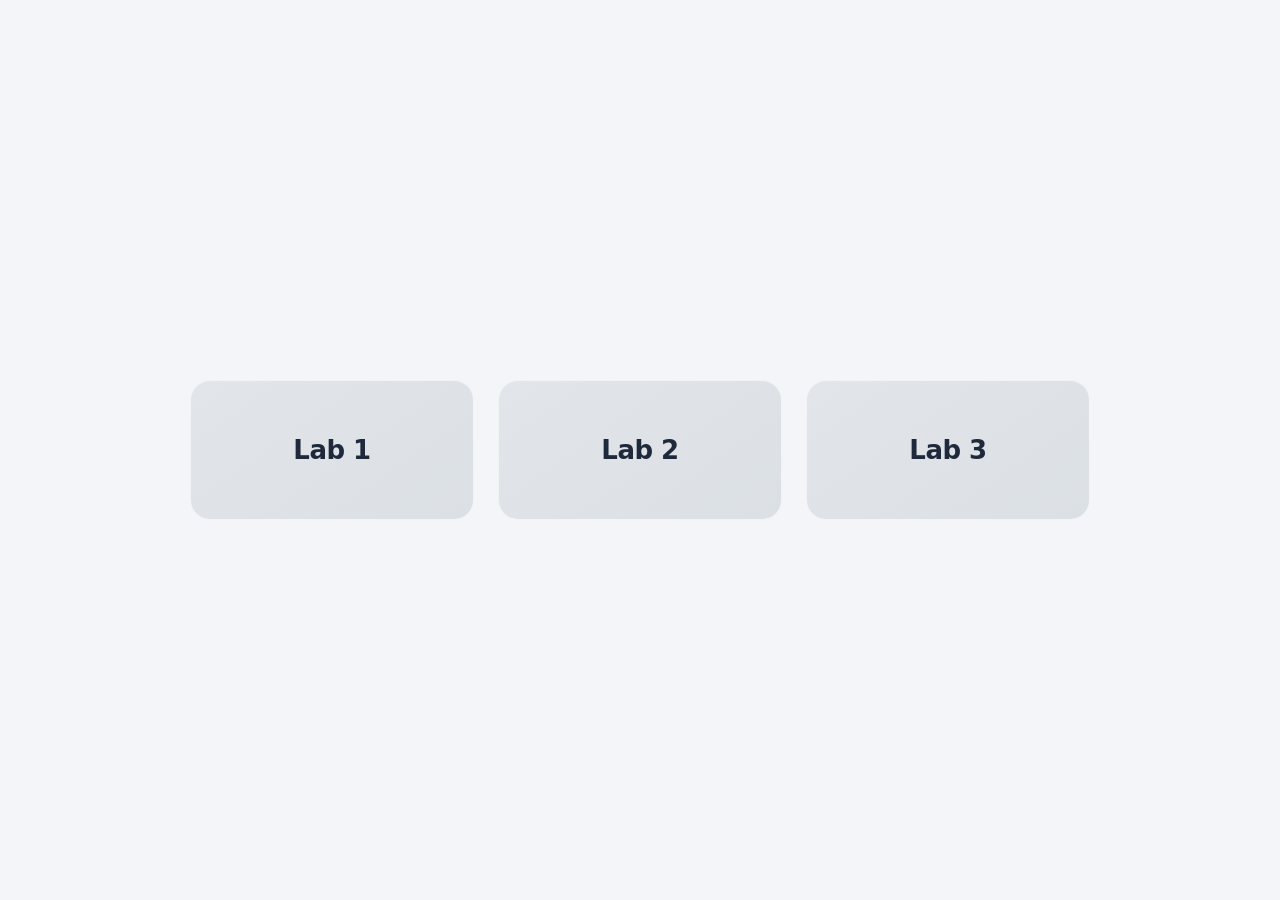
<file: index.html>
<!DOCTYPE html>
<html lang="en">
<head>
    <meta charset="UTF-8">
    <meta name="viewport" content="width=device-width, initial-scale=1.0">
    <title>Workspace Dashboard</title>
    <link rel="stylesheet" href="style.css">
</head>
<body>

    <div class="dashboard-wrapper">
        <div class="lab-grid">
            <a href="Lab_1/index.html" class="lab-card">
                <span class="lab-title">Lab 1</span>
            </a>
            
            <a href="lab2.html" class="lab-card">
                <span class="lab-title">Lab 2</span>
            </a>

            <a href="Lab_3/index.html" class="lab-card">
                <span class="lab-title">Lab 3</span>
            </a>
        </div>
    </div>

</body>
</html>
</file>
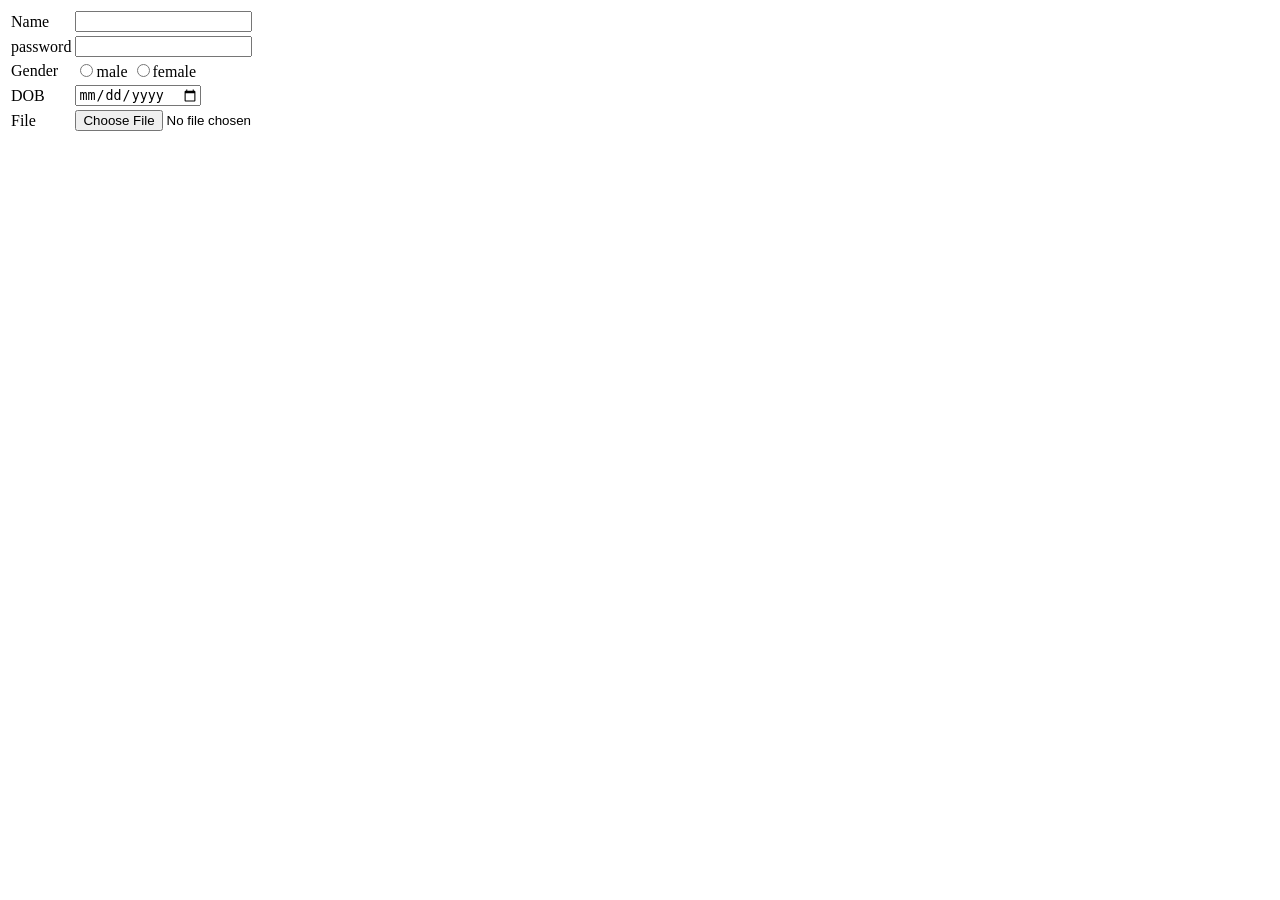
<file: Lab_1/index.html>
<html>
    <head>
        <title>lab1</title>
    </head>
    <body>

        <table>
            <tr>
                <td>Name</td>
                <td><input type="text" name="" id=""></td>
            </tr>
            <tr>
                <td>password</td>
                <td><input type="password" name="" id=""></td>
            </tr>
            <tr>
                <td>Gender</td>
                <td>
                    <input type="radio" name="gender" value="male">male
                    <input type="radio" name="gender" value="fs">female
                </td>
            </tr>
            <tr>
                <td>DOB</td>
                <td><input type="date"></td>
            </tr>

            <tr>
                <td>File</td>
                <td><input type="file"></td>
            </tr>


        </table>



    </body>
</html>
</file>
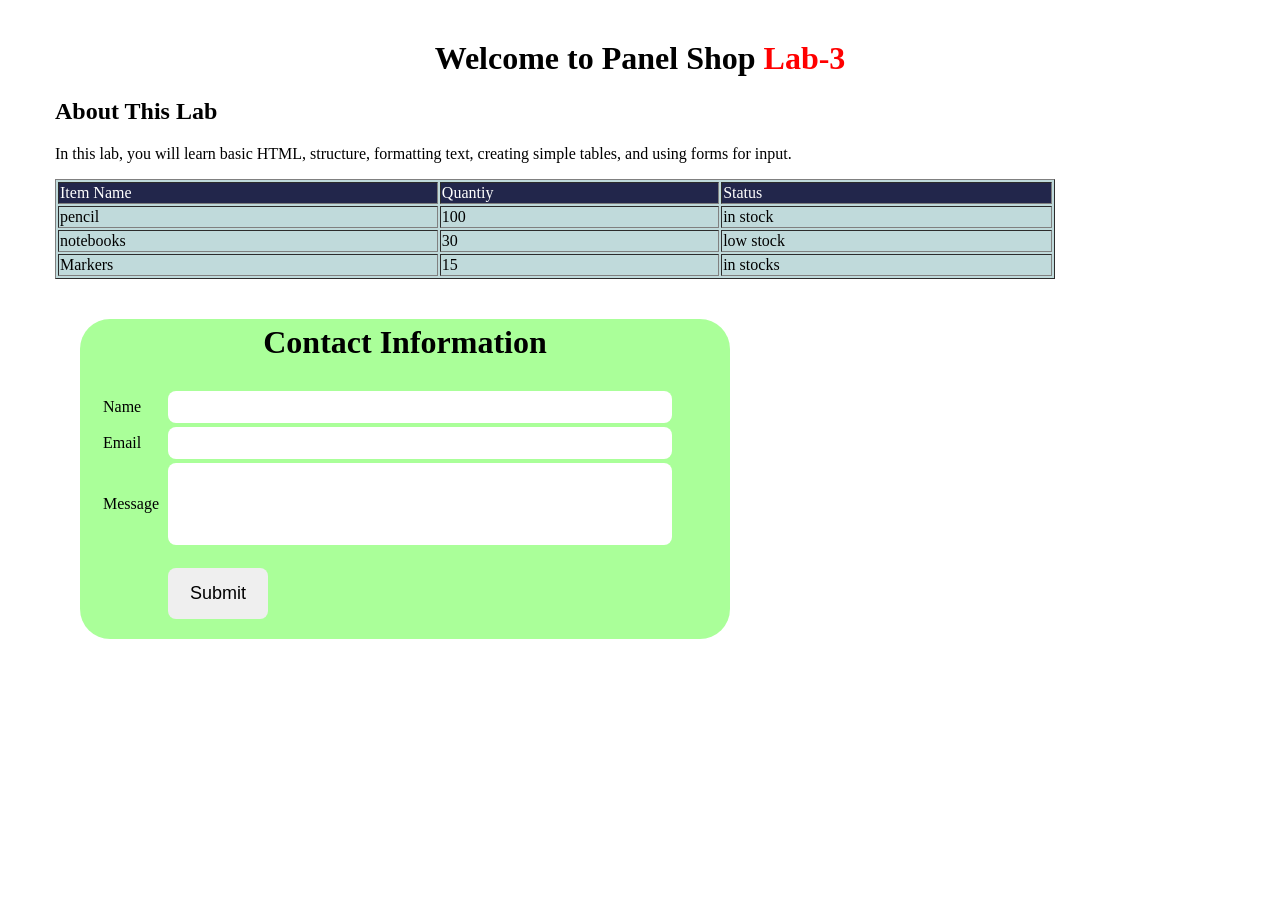
<file: Lab_3/index.html>
<!DOCTYPE html>
<html lang="en">
<head>
    <meta charset="UTF-8">
    <meta name="viewport" content="width=device-width, initial-scale=1.0">
    <title>Lab2</title>
    <link rel="stylesheet" href="style.css">
</head>
<body>
    
    <div id="main">
        
        <div id="pera">
            <h1 style="text-align: center;">Welcome to Panel Shop <span>Lab-3</span></h1>

            <h2> <b id="subtile">About This Lab</b></h2>
            <p>In this lab, you will learn basic HTML, structure, formatting text, creating simple 
                tables, and using forms for input.</p>
        </div>

            <!-- this is table -->
        <div>
            <table  id="table1" border="1px">
            <tr id="tablerow1">
                <td>Item Name</td>
                <td>Quantiy</td>
                <td>Status</td>
            </tr>
            <tr>
                <td>pencil</td>
                <td>100</td>
                <td>in stock</td>
            </tr>
            <tr>
                <td>notebooks</td>
                <td>30</td>
                <td>low stock</td>
            </tr>
            <tr>
                <td>Markers</td>
                <td>15</td>
                <td>in stocks</td>
            </tr>
            
        </table>
        </div>


        </div>

        <div id="form">
            <h1 id="title">Contact Information</h1>

            <table id="tablecontact">
                <tr>
                    <td>Name</td>
                    <td><input type="text" name="" id=""></td>
                </tr>
                <tr>
                    <td>Email</td>
                    <td ><input type="email"></td>
                </tr>
                <tr>
                    <td>Message</td>
                    <td><input type="text" id="msgbox"></td>
                </tr>

            </table>
            <button>Submit</button>

        </div>




    </div>

</body>
</html>
</file>
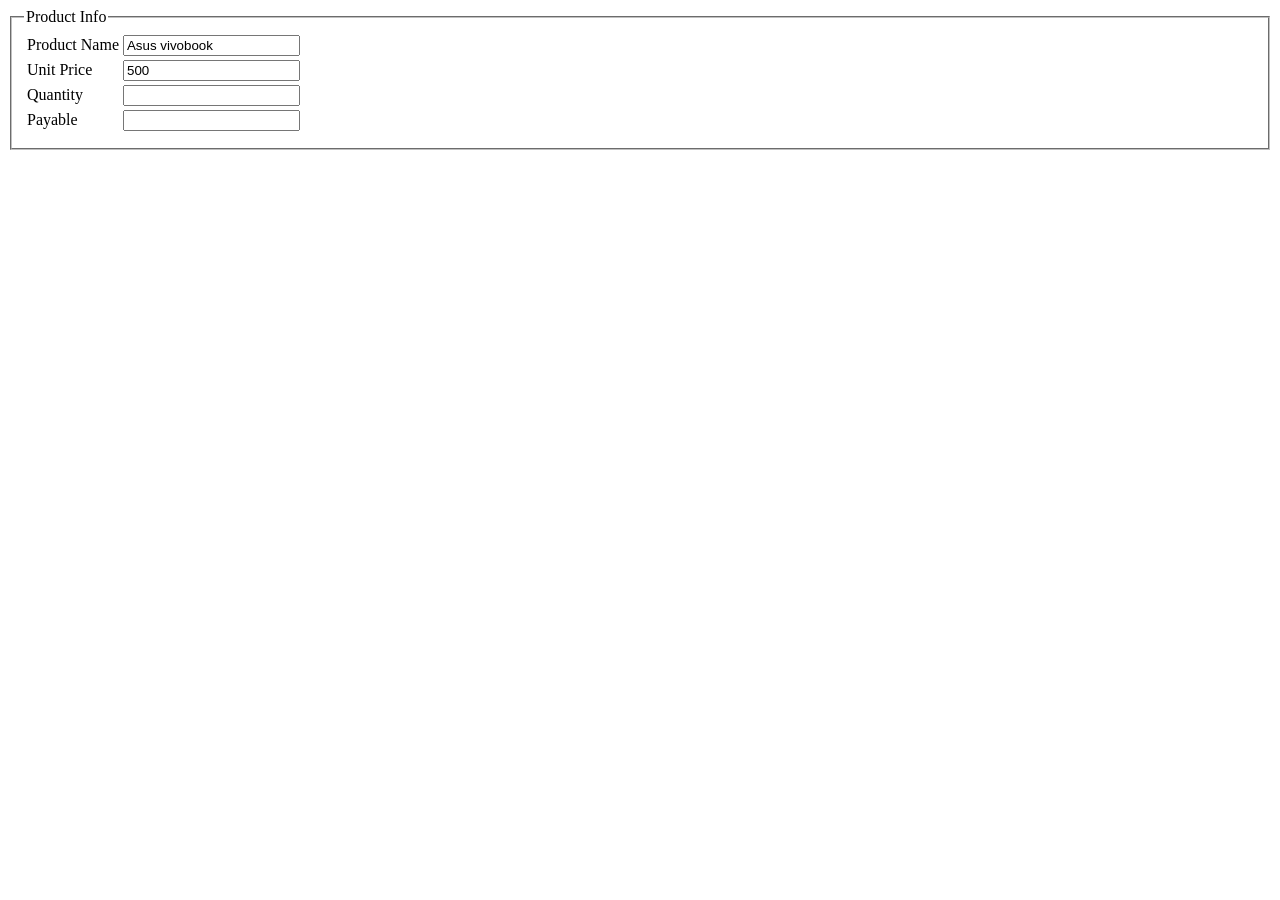
<file: Lab_5/index.html>
<!DOCTYPE html>
<html lang="en">
<head>
    <meta charset="UTF-8">
    <meta name="viewport" content="width=device-width, initial-scale=1.0">
    <title>Add To Cart</title>
</head>
<body>

    <fieldset>
        <legend>Product Info</legend>

        <table>
        <tr>
            <td>Product Name</td>
            <td>
                <input type="text" value="Asus vivobook" readonly>
            </td>
        </tr>
        <tr>
            <td>Unit Price</td>
            <td>
                <input type="text" id="price" value="500" readonly>
            </td>
        </tr>

        <tr>
            <td>Quantity</td>
            <td>
                <input type="number" id="quantity" onkeyup=" return calculate()">
            </td>
            <td>
                <p id="err" style="color:red;"></p>
            </td>
        </tr>

        <tr>
            <td>Payable</td>
            <td>
                <input type="text" id="payable" readonly>
            </td>
        </tr>

        <tr>
            <td></td>
            <td>
                <button id="button" style="display:none;">
                    Add To Cart
                </button>
            </td>
        </tr>

    </table>
    </fieldset>

    <script src="app.js"></script>

</body>
</html>
</file>
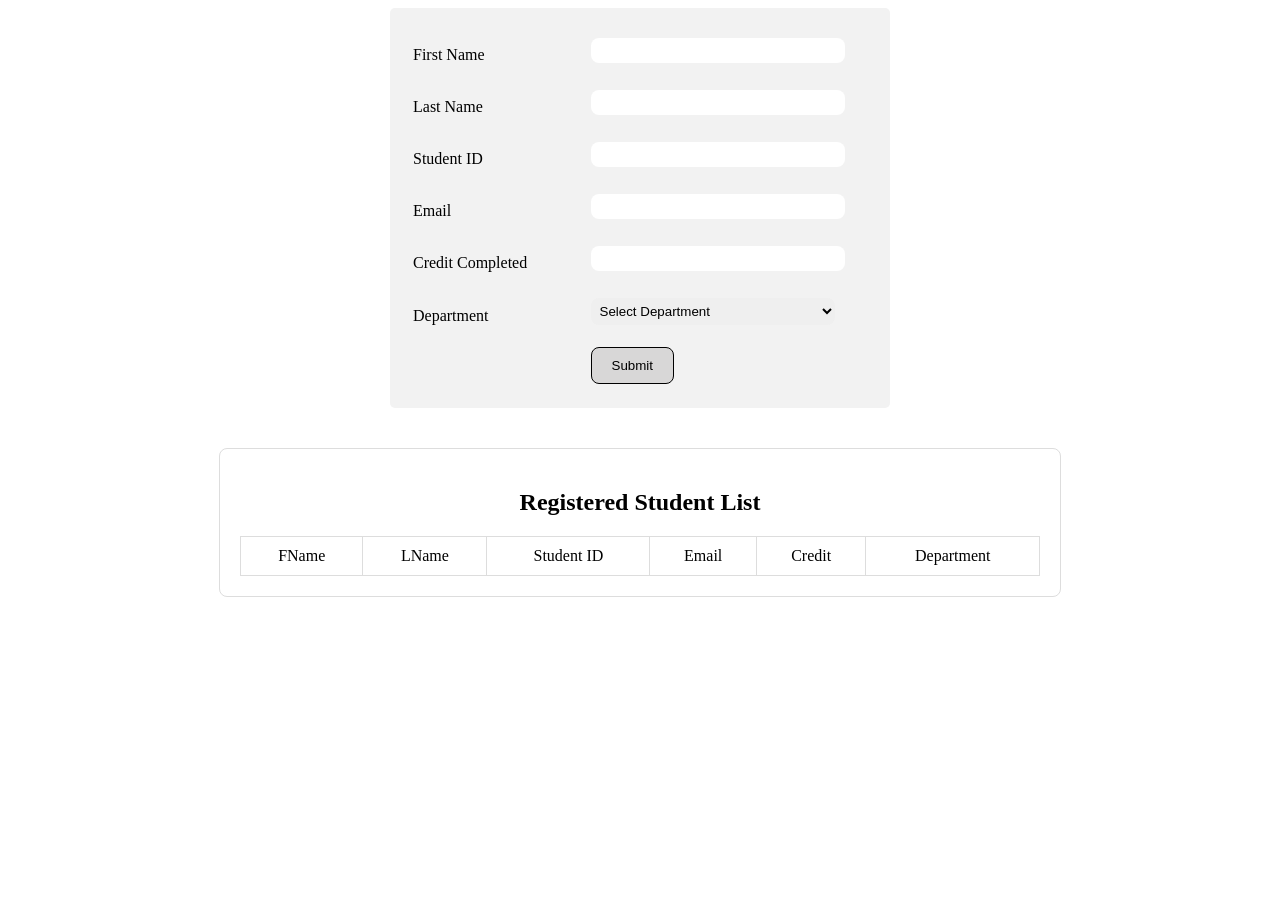
<file: Lab_6/index.html>
<!DOCTYPE html>
<html lang="en">
<head>
    <meta charset="UTF-8">
    <meta name="viewport" content="width=device-width, initial-scale=1.0">
    <title>MID Lab Exam</title>

    <link rel="stylesheet" href="style.css">
    <script src="app.js"></script>
</head>
<body>

<form onsubmit="return validateForm()">

    <table id="container">

        <tr>
            <td>First Name</td>
            <td><input type="text" id="fname"></td>
            <td><span id="fnameError" style="color:red;"></span></td>
        </tr>

        <tr>
            <td>Last Name</td>
            <td><input type="text" id="lname"></td>
            <td><span id="lnameError" style="color:red;"></span></td>
        </tr>

        <tr>
            <td>Student ID</td>
            <td><input type="text" id="studentId"></td>
            <td><span id="studentIdError" style="color:red;"></span></td>
        </tr>

        <tr>
            <td>Email</td>
            <td><input type="email" id="email"></td>
            <td><span id="emailError" style="color:red;"></span></td>
        </tr>

        <tr>
            <td>Credit Completed</td>
            <td><input type="number" id="credit"></td>
            <td><span id="creditError" style="color:red;"></span></td>
        </tr>

        <tr>
            <td>Department</td>
            <td>
                <select id="department">
                    <option value="">Select Department</option>
                    <option value="CSE">CSE</option>
                    <option value="EEE">EEE</option>
                    <option value="BBA">BBA</option>
                    <option value="ENG">ENG</option>
                </select>
            </td>
            <td><span id="departmentError" style="color:red;"></span></td>
        </tr>

        <tr>
            <td></td>
            <td>
                <button type="submit">Submit</button>
            </td>
        </tr>

    </table>

</form>



<div class="list-container">

        <h2>Registered Student List</h2>

        <table id="studentList">

            <tr>
                <td>FName</td>
                <td>LName</td>
                <td>Student ID</td>
                <td>Email</td>
                <td>Credit</td>
                <td>Department</td>
            </tr>

        </table>

    </div>



</body>
</html>
</file>
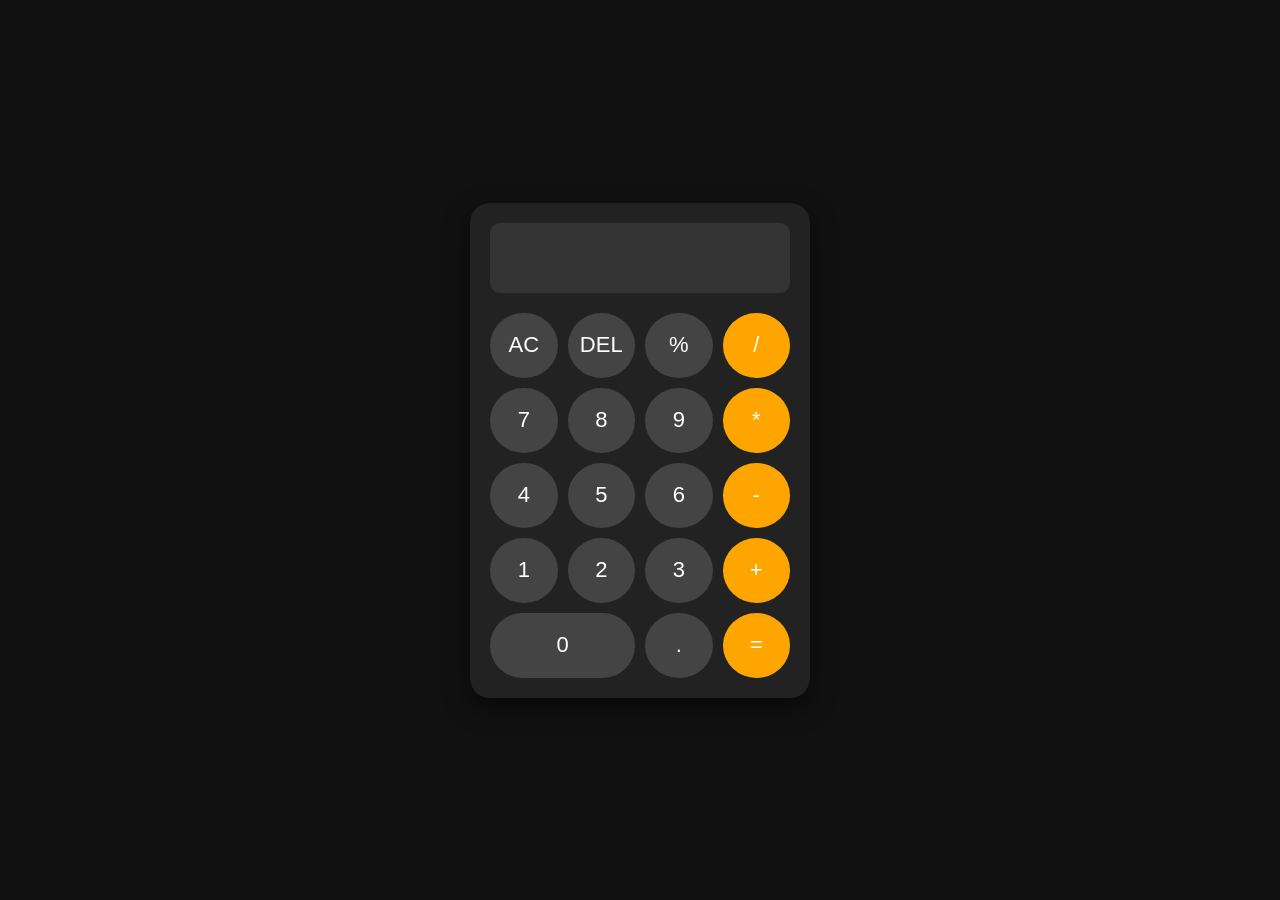
<file: Calculator/cal2.html>
<!DOCTYPE html>
<html lang="en">
<head>
<meta charset="UTF-8">
<meta name="viewport" content="width=device-width, initial-scale=1.0">
<title>Calculator</title>

<style>
*{
    margin:0;
    padding:0;
    box-sizing:border-box;
    font-family:Arial, Helvetica, sans-serif;
}

body{
    display:flex;
    justify-content:center;
    align-items:center;
    min-height:100vh;
    background:#111;
}

.calculator{
    width:340px;
    background:#222;
    padding:20px;
    border-radius:20px;
    box-shadow:0 10px 25px rgba(0,0,0,.5);
}

#display{
    width:100%;
    height:70px;
    border:none;
    outline:none;
    background:#333;
    color:white;
    font-size:35px;
    text-align:right;
    padding:10px;
    border-radius:10px;
    margin-bottom:20px;
}

.buttons{
    display:grid;
    grid-template-columns:repeat(4,1fr);
    gap:10px;
}

button{
    height:65px;
    border:none;
    border-radius:50%;
    font-size:22px;
    cursor:pointer;
    background:#444;
    color:white;
    transition:.2s;
}

button:hover{
    background:#555;
}

.operator{
    background:orange;
}

.equal{
    background:orange;
}

.zero{
    grid-column:span 2;
    border-radius:35px;
}
</style>

</head>
<body>

<div class="calculator">

    <input type="text" id="display" readonly>

    <div class="buttons">

        <button onclick="clr()">AC</button>
        <button onclick="del()">DEL</button>
        <button onclick="add('%')">%</button>
        <button class="operator" onclick="add('/')">/</button>

        <button onclick="add('7')">7</button>
        <button onclick="add('8')">8</button>
        <button onclick="add('9')">9</button>
        <button class="operator" onclick="add('*')">*</button>

        <button onclick="add('4')">4</button>
        <button onclick="add('5')">5</button>
        <button onclick="add('6')">6</button>
        <button class="operator" onclick="add('-')">-</button>

        <button onclick="add('1')">1</button>
        <button onclick="add('2')">2</button>
        <button onclick="add('3')">3</button>
        <button class="operator" onclick="add('+')">+</button>

        <button class="zero" onclick="add('0')">0</button>
        <button onclick="add('.')">.</button>
        <button class="equal" onclick="equal()">=</button>

    </div>

</div>

<script>

let display = document.getElementById("display");

function add(value){
    display.value = display.value + value;
}

function clr(){
    display.value = "";
}

function del(){
    display.value = display.value.substring(0, display.value.length - 1);
}

function equal(){

    if(display.value == ""){
        alert("Please enter a number");
    }
    else{
        display.value = eval(display.value);
    }

}

</script>

</body>
</html>
</file>
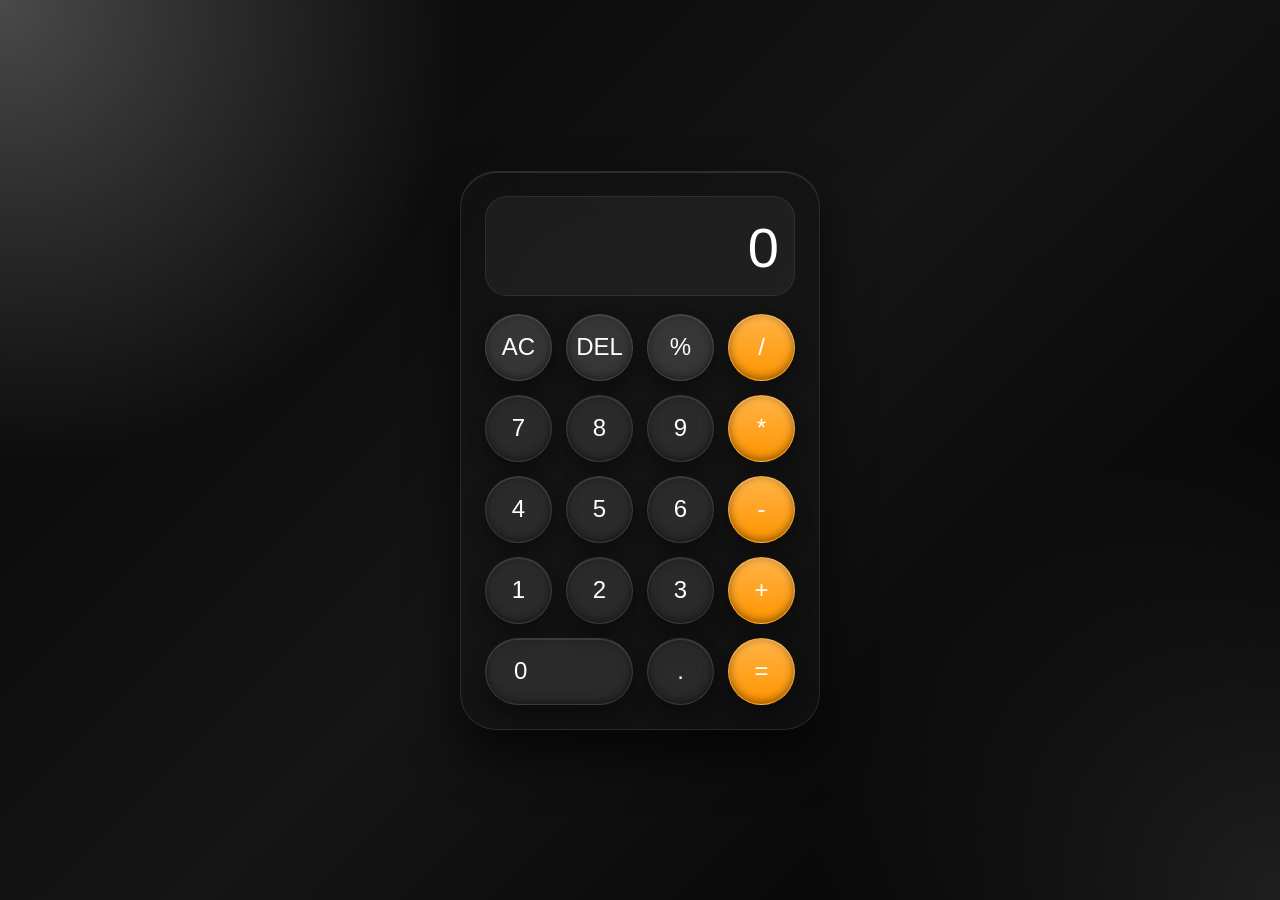
<file: Calculator/calculator.html>
<!DOCTYPE html>
<html lang="en">
<head>
  <meta charset="UTF-8" />
  <meta name="viewport" content="width=device-width, initial-scale=1.0" />
  <title>Responsive Glass Calculator</title>

  <style>
    * {
      margin: 0;
      padding: 0;
      box-sizing: border-box;
      font-family: -apple-system, BlinkMacSystemFont, "Segoe UI", sans-serif;
    }

    body {
      min-height: 100vh;
      display: flex;
      justify-content: center;
      align-items: center;
      padding: 20px;
      background:
        radial-gradient(circle at top left, #4a4a4a, transparent 30%),
        radial-gradient(circle at bottom right, #1f1f1f, transparent 30%),
        linear-gradient(135deg, #050505, #151515, #000);
    }

    .calculator {
      width: min(92vw, 360px);
      padding: clamp(16px, 5vw, 24px);
      border-radius: clamp(24px, 7vw, 36px);
      background: rgba(20, 20, 20, 0.5);
      backdrop-filter: blur(25px);
      -webkit-backdrop-filter: blur(25px);
      border: 1px solid rgba(255, 255, 255, 0.1);
      box-shadow:
        0 25px 50px rgba(0, 0, 0, 0.65),
        inset 0 1px 0 rgba(255, 255, 255, 0.12);
    }

    .display {
      height: clamp(75px, 22vw, 100px);
      display: flex;
      justify-content: flex-end;
      align-items: flex-end;
      padding: 15px;
      margin-bottom: 18px;
      border-radius: 22px;
      color: white;
      font-size: clamp(36px, 12vw, 56px);
      font-weight: 300;
      background: rgba(255, 255, 255, 0.05);
      border: 1px solid rgba(255, 255, 255, 0.08);
      overflow: hidden;
      word-break: break-all;
    }

    .buttons {
      display: grid;
      grid-template-columns: repeat(4, 1fr);
      gap: clamp(10px, 3vw, 14px);
    }

    button {
      aspect-ratio: 1 / 1;
      width: 100%;
      border: none;
      border-radius: 50%;
      cursor: pointer;
      color: white;
      font-size: clamp(18px, 5vw, 24px);
      font-weight: 500;
      background: rgba(255, 255, 255, 0.1);
      backdrop-filter: blur(12px);
      -webkit-backdrop-filter: blur(12px);
      border: 1px solid rgba(255, 255, 255, 0.08);
      box-shadow:
        inset 0 1px 0 rgba(255, 255, 255, 0.12),
        inset 0 -2px 8px rgba(0, 0, 0, 0.45),
        0 10px 18px rgba(0, 0, 0, 0.35);
      transition: 0.2s ease;
    }

    button:hover {
      transform: translateY(-3px);
      background: rgba(255, 255, 255, 0.16);
    }

    button:active {
      transform: scale(0.94);
    }

    .top {
      background: rgba(180, 180, 180, 0.22);
      color: #fff;
    }

    .operator,
    .equal {
      background: linear-gradient(180deg, #ffb347, #ff9500);
      color: white;
    }

    .zero {
      grid-column: span 2;
      aspect-ratio: auto;
      border-radius: 50px;
      text-align: left;
      padding-left: 28px;
    }

    @media (max-width: 380px) {
      body {
        padding: 12px;
      }

      .calculator {
        width: 100%;
      }

      .display {
        margin-bottom: 14px;
      }
    }
  </style>
</head>

<body>

  <div class="calculator">
    <div class="display" id="display">0</div>

    <div class="buttons">
      <button class="top" onclick="clearDisplay()">AC</button>
      <button class="top" onclick="deleteLast()">DEL</button>
      <button class="top" onclick="append('%')">%</button>
      <button class="operator" onclick="append('/')">/</button>

      <button onclick="append('7')">7</button>
      <button onclick="append('8')">8</button>
      <button onclick="append('9')">9</button>
      <button class="operator" onclick="append('*')">*</button>

      <button onclick="append('4')">4</button>
      <button onclick="append('5')">5</button>
      <button onclick="append('6')">6</button>
      <button class="operator" onclick="append('-')">-</button>

      <button onclick="append('1')">1</button>
      <button onclick="append('2')">2</button>
      <button onclick="append('3')">3</button>
      <button class="operator" onclick="append('+')">+</button>

      <button class="zero" onclick="append('0')">0</button>
      <button onclick="append('.')">.</button>
      <button class="equal" onclick="calculate()">=</button>
    </div>
  </div>

  <script>
    const display = document.getElementById("display");

    function append(value) {
      if (display.innerText === "0" || display.innerText === "Error") {
        display.innerText = value;
      } else {
        display.innerText += value;
      }
    }

    function clearDisplay() {
      display.innerText = "0";
    }

    function deleteLast() {
      display.innerText = display.innerText.slice(0, -1) || "0";
    }

    function calculate() {
      try {
        display.innerText = eval(display.innerText);
      } catch {
        display.innerText = "Error";
      }
    }
  </script>

</body>
</html>
</file>
<file: style.css>
/* Core Configurations */
* {
    margin: 0;
    padding: 0;
    box-sizing: border-box;
    font-family: 'Segoe UI', system-ui, -apple-system, sans-serif;
}

body {
    background-color: #f3f5f9;
    min-height: 100vh;
    display: flex;
    align-items: center;
    justify-content: center;
    padding: 20px;
}

/* Container */
.dashboard-wrapper {
    width: 100%;
    max-width: 900px;
}

/* Fully Responsive Grid Layout */
.lab-grid {
    display: grid;
    grid-template-columns: repeat(auto-fit, minmax(220px, 1fr));
    gap: 24px;
}

/* Premium Dynamic Card Styling */
.lab-card {
    text-decoration: none;
    display: flex;
    align-items: center;
    justify-content: center;
    min-height: 140px;
    padding: 24px;
    border-radius: 20px;
    
    /* Clean, soft metallic dual-tone gradient background */
    background: linear-gradient(145deg, #e2e5e9, #dbe0e5);
    color: #334155;
    border: 1px solid rgba(255, 255, 255, 0.6);
    cursor: pointer;
    position: relative;
    overflow: hidden;
    
    /* Smooth physical acceleration cubic timing curve */
    transition: 
        transform 0.4s cubic-bezier(0.16, 1, 0.3, 1),
        box-shadow 0.4s cubic-bezier(0.16, 1, 0.3, 1),
        background-color 0.3s ease;
}

/* Internal Dynamic Glow Effect Overlay */
.lab-card::before {
    content: '';
    position: absolute;
    top: 100%;
    left: 0;
    width: 100%;
    height: 100%;
    background: linear-gradient(180deg, rgba(255, 255, 255, 0.35) 0%, rgba(255, 255, 255, 0) 100%);
    transition: top 0.4s cubic-bezier(0.16, 1, 0.3, 1);
    pointer-events: none;
}

/* Cinematic Hover Animations */
.lab-card:hover {
    transform: translateY(-8px) scale(1.02);
    background: linear-gradient(145deg, #ebf0f5, #e1e7ec);
    
    /* Smooth multi-tiered volumetric shadow drop */
    box-shadow: 
        0 20px 32px rgba(148, 163, 184, 0.15), 
        0 8px 16px rgba(148, 163, 184, 0.1);
}

/* Slide glow effect into view on hover */
.lab-card:hover::before {
    top: 0;
}

/* Tactile Click/Press Response */
.lab-card:active {
    transform: translateY(-3px) scale(0.99);
    box-shadow: 
        0 8px 16px rgba(148, 163, 184, 0.1), 
        0 4px 8px rgba(148, 163, 184, 0.05);
    transition: transform 0.1s ease;
}

/* Premium Dashboard Typography */
.lab-title {
    font-size: 26px;
    font-weight: 700;
    letter-spacing: -0.5px;
    color: #1e293b;
    z-index: 2; /* Ensures text sits comfortably above the glow overlay */
    transition: color 0.3s ease, transform 0.3s ease;
}

.lab-card:hover .lab-title {
    color: #0f172a;
    transform: scale(1.03);
}
</file>
<file: Lab_3/style.css>
body{
    margin: 40px;
    align-items: center;
}
.shoptabe{
    border: 1px;
    color: red;
}
.subtile{
    font-size: 20px;
}
span{
    color: red;
}

.box{
    margin: 20px;
    padding: 10px;
    width: 300px;
    height: 200px;
    background-color: rgba(127, 255, 131, 0.518);
    border-radius: 20px;
    text-align: center;
}
#form{

     /* width: 400px;
    height: 320px;
    background-color: rgba(43, 255, 0, 0.4);
    margin: 40px auto; 
    border-radius: 20px; */
    
    width: 650px;
    height: 320px;
    background-color: rgba(43, 255, 0, 0.4);
    margin: 40px;
    border-radius: 30px;

}
#title{
    text-align: center;
    padding: 5px;
}
#tablecontact{
    margin: 20px;
}
input{
    margin-left: 5px;
    border-radius: 8px;
    height: 30px;
    width: 500px;
    border: 0px;
}
#msgbox{
    height: 80px;
}
button{
    margin-bottom: 5px;
    margin-left: 88px;
    font-size: 18px;
    padding: 15px;
    border: 0px;
    border-radius: 8px;
    width: 100px;
}
#pera{
    margin: 15px;
}
#table1{
    margin: 15px;
    width:1000px;
    background-color: rgba(87, 156, 159, 0.371);
}
#tablerow1{
    color: white;
    background-color: rgba(4, 4, 48, 0.838);
}
</file>
<file: Lab_6/style.css>
#container {
    width: 500px;
    height: 400px;
    margin: 0 auto;
    background-color: #f2f2f2;
    padding: 20px;
    border-radius: 5px;
}


input, select{
    width: 90%;
    padding: 5px;
    margin: 5px 0 15px 0;
    border: none;
    border-radius: 8px;
}

button{
    border: 1px solid black;
    padding: 10px 20px;
    background-color: rgba(100, 92, 92, 0.185);
    border-radius: 8px;
    color: black;

}



.list-container{
    width: 800px;
    margin: 40px auto;
    padding: 20px;
    background: #ffffff;
    border: 1px solid #ddd;
    border-radius: 8px;
}

.list-container h2{
    text-align: center;
    margin-bottom: 20px;
}

.list-container table{
    width: 100%;
    border-collapse: collapse;
}

.list-container th{
    padding: 12px;
    border: 1px solid #ddd;
}

.list-container td{
    padding: 10px;
    border: 1px solid #ddd;
    text-align: center;
}
</file>
